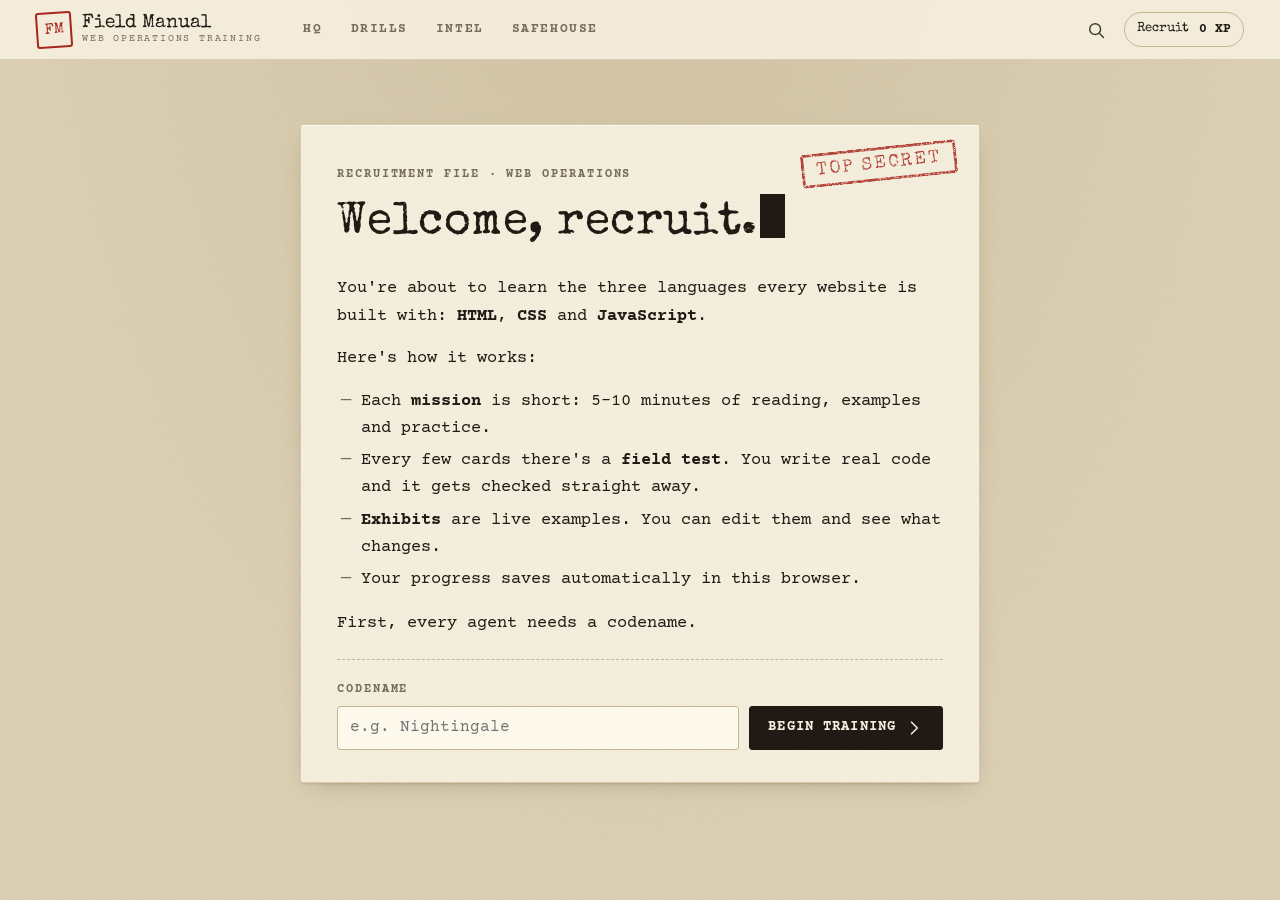
<file: index.html>
<!doctype html>
<html lang="en-GB">
<head>
<meta charset="utf-8">
<meta name="viewport" content="width=device-width, initial-scale=1, viewport-fit=cover">
<title>Field Manual · Web Operations Training</title>
<meta name="description" content="A private course in HTML, CSS and JavaScript: short missions, live examples and code that gets checked as you go.">
<meta name="robots" content="noindex">
<meta name="theme-color" content="#e7dcc3">
<link rel="manifest" href="manifest.webmanifest">
<link rel="icon" href="icon.svg" type="image/svg+xml">
<link rel="apple-touch-icon" href="icon-192.png">
<meta name="apple-mobile-web-app-capable" content="yes">
<meta name="apple-mobile-web-app-title" content="Field Manual">
<script>
  // Set the theme before first paint so there is no flash.
  try {
    var t = localStorage.getItem('fieldmanual.theme');
    if (!t) t = matchMedia('(prefers-color-scheme: dark)').matches ? 'night' : 'paper';
    document.documentElement.dataset.theme = t;
  } catch (e) {}
</script>
<link rel="preconnect" href="https://fonts.googleapis.com">
<link rel="preconnect" href="https://fonts.gstatic.com" crossorigin>
<link rel="stylesheet" href="https://fonts.googleapis.com/css2?family=Courier+Prime:ital,wght@0,400;0,700;1,400&family=JetBrains+Mono:wght@400;600&family=Special+Elite&display=swap">
<link rel="stylesheet" href="css/app.css">
</head>
<body>
<a class="skip" href="#view">Skip to content</a>

<header class="topbar">
  <div class="topbar-in">
    <a class="brand" href="#/" aria-label="Field Manual — HQ">
      <span class="brand-mark" aria-hidden="true">FM</span>
      <span class="brand-text">Field Manual<small>Web operations training</small></span>
    </a>
    <nav class="nav" aria-label="Main">
      <a href="#/" data-nav="hq">HQ</a>
      <a href="#/drills" data-nav="drills">Drills <b class="due" data-due hidden></b></a>
      <a href="#/intel" data-nav="intel">Intel</a>
      <a href="#/safehouse" data-nav="safehouse">Safehouse</a>
    </nav>
    <div class="topbar-right">
      <button type="button" class="icon-btn" id="search-btn" aria-label="Search missions (Ctrl+K)" title="Search (Ctrl+K)"><svg class="ic" viewBox="0 0 24 24" aria-hidden="true"><circle cx="11" cy="11" r="6.5"/><path d="M16 16l5 5"/></svg></button>
      <a class="xpchip" id="xpchip" href="#/settings" title="Your profile and settings"></a>
    </div>
  </div>
</header>

<main id="view" tabindex="-1"></main>

<nav class="tabbar" aria-label="Main">
  <a href="#/" data-nav="hq"><svg class="ic" viewBox="0 0 24 24" aria-hidden="true"><path d="M3 11l9-7 9 7v9a1 1 0 0 1-1 1h-5v-6h-6v6H4a1 1 0 0 1-1-1z"/></svg><span>HQ</span></a>
  <a href="#/drills" data-nav="drills"><svg class="ic" viewBox="0 0 24 24" aria-hidden="true"><circle cx="12" cy="12" r="8"/><circle cx="12" cy="12" r="4"/></svg><span>Drills</span><b class="due" data-due hidden></b></a>
  <a href="#/intel" data-nav="intel"><svg class="ic" viewBox="0 0 24 24" aria-hidden="true"><path d="M6 3h9l4 4v14H6z"/><path d="M15 3v4h4M9 12h7M9 16h7M9 8h3"/></svg><span>Intel</span></a>
  <a href="#/safehouse" data-nav="safehouse"><svg class="ic" viewBox="0 0 24 24" aria-hidden="true"><rect x="3" y="4" width="18" height="16" rx="1"/><circle cx="12" cy="12" r="3.5"/></svg><span>Safehouse</span></a>
  <a href="#/settings" data-nav="settings"><svg class="ic" viewBox="0 0 24 24" aria-hidden="true"><circle cx="12" cy="8" r="4"/><path d="M4 21c1-4.5 4.5-6.5 8-6.5s7 2 8 6.5"/></svg><span>Profile</span></a>
</nav>

<div id="toasts" class="toasts" aria-live="polite"></div>

<dialog id="palette" class="palette" aria-label="Search">
  <div class="pal-in">
    <input type="search" placeholder="Search missions, topics, pages…" aria-label="Search">
    <div class="pal-list"></div>
    <p class="pal-foot small muted"><kbd>↑</kbd><kbd>↓</kbd> to move · <kbd>Enter</kbd> to open · <kbd>Esc</kbd> to close</p>
  </div>
</dialog>

<noscript><p style="padding:24px">Field Manual needs JavaScript switched on.</p></noscript>

<script src="js/core.js"></script>
<script src="js/store.js"></script>
<script src="js/editor.js"></script>
<script src="js/runner.js"></script>
<script src="content/tracks.js"></script>
<script src="content/html.js"></script>
<script src="content/css.js"></script>
<script src="content/js-1.js"></script>
<script src="content/js-2.js"></script>
<script src="js/app.js"></script>
</body>
</html>
</file>
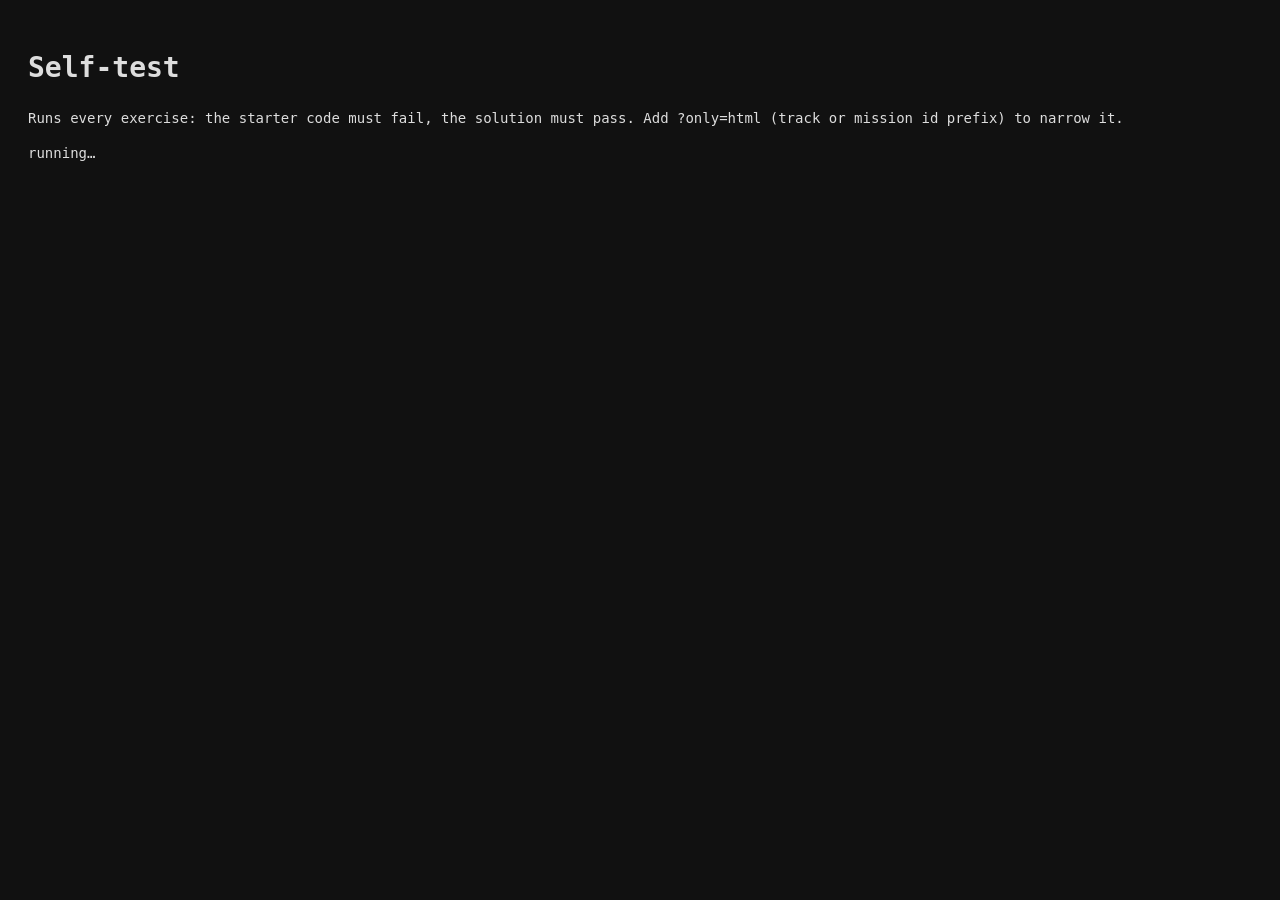
<file: tools/selftest.html>
<!doctype html>
<meta charset="utf-8">
<title>Field Manual · self-test</title>
<style>body{font:14px/1.5 ui-monospace,monospace;padding:20px;background:#111;color:#ddd}.bad{color:#ff7b6b}.ok{color:#8fd18f}</style>
<h1>Self-test</h1>
<p>Runs every exercise: the starter code must fail, the solution must pass. Add <code>?only=html</code> (track or mission id prefix) to narrow it.</p>
<pre id="out">running…</pre>
<script src="../js/core.js"></script>
<script src="../js/runner.js"></script>
<script src="../content/tracks.js"></script>
<script>
// Errors in the course files fire here, on the top window. Errors in learner
// code fire inside the preview iframe and are judged by the checks instead.
window.addEventListener('error', (e) => {
  window.__loadErrors = (window.__loadErrors || []).concat(e.message + (e.filename ? ' @ ' + e.filename.replace(/^.*\/content\//, 'content/') + ':' + e.lineno : ''));
});
(async function () {
  const params = new URLSearchParams(location.search);
  const files = (params.get('files') || 'html,css,js-1,js-2').split(',').filter(Boolean);
  for (const f of files) {
    await new Promise((res) => {
      const s = document.createElement('script');
      s.src = '../content/' + f + '.js';
      s.onload = res;
      s.onerror = () => { window.__loadErrors = (window.__loadErrors || []).concat('could not load ' + f + '.js'); res(); };
      document.body.appendChild(s);
    });
  }
  FM.finalize();
  const frame = document.createElement('iframe');
  frame.setAttribute('sandbox', 'allow-scripts allow-same-origin allow-modals allow-forms');
  frame.style.cssText = 'position:fixed;left:-10000px;top:0;width:800px;height:600px;border:0';
  document.body.appendChild(frame);

  const only = params.get('only');
  const problems = [];
  const stats = { missions: 0, steps: 0, tasks: 0, quizzes: 0, fills: 0, exhibits: 0, checks: 0 };
  const TYPES = new Set(['brief', 'exhibit', 'quiz', 'fill', 'task', 'debrief']);
  const pick = (s, over) => {
    const f = {};
    for (const k of ['html', 'css', 'js']) if (typeof s[k] === 'string') f[k] = s[k];
    if (over) for (const k of ['html', 'css', 'js']) if (typeof over[k] === 'string') f[k] = over[k];
    if (!Object.keys(f).length) f[s.mission.track.lang] = '';
    return f;
  };
  const seenIds = new Set();

  for (const m of FM.missions) {
    if (only && !(m.id.startsWith(only) || m.track.id === only)) continue;
    stats.missions++;
    const P = (i, msg) => problems.push(m.id + (i == null ? '' : ' · step ' + (i + 1)) + ': ' + msg);
    if (seenIds.has(m.id)) P(null, 'duplicate mission id');
    seenIds.add(m.id);
    if (!m.title) P(null, 'no title');
    if (!m.steps || !m.steps.length) { P(null, 'no steps'); continue; }
    if (!m.steps.some((s) => s.type === 'task')) P(null, 'no task step');
    if (m.steps[m.steps.length - 1].type !== 'debrief') P(null, 'last step should be a debrief');
    for (const s of m.steps) {
      stats.steps++;
      const i = s.index;
      if (!TYPES.has(s.type)) { P(i, 'unknown step type ' + s.type); continue; }
      try { if (s.body) FM.md(s.body); if (s.q) FM.md(s.q); if (s.explain) FM.md(s.explain); if (s.hint) FM.md(s.hint); } catch (e) { P(i, 'markdown failed: ' + e.message); }
      if (s.type === 'brief' && !s.body) P(i, 'brief without body');
      if (s.type === 'debrief' && !(Array.isArray(s.points) && s.points.length)) P(i, 'debrief without points');
      if (s.type === 'quiz') {
        stats.quizzes++;
        if (!s.q) P(i, 'quiz without q');
        if (!Array.isArray(s.options) || s.options.length < 2) P(i, 'quiz needs 2+ options');
        const ans = Array.isArray(s.answer) ? s.answer : [s.answer];
        if (!ans.length || ans.some((a) => !(Number.isInteger(a) && a >= 0 && a < (s.options || []).length))) P(i, 'quiz answer index out of range');
        if (new Set(s.options).size !== (s.options || []).length) P(i, 'duplicate quiz options');
        if (s.options && s.options.some((o) => /all of the above|none of the above|both of the above/i.test(o)) && s.shuffle !== false) P(i, '"all/none of the above" needs shuffle:false');
      }
      if (s.type === 'fill') {
        stats.fills++;
        if (!s.q || !s.code) P(i, 'fill needs q and code');
        const { answers } = FM.parseBlanks ? FM.parseBlanks(s.code) : { answers: (s.code.match(/\[\[(.+?)\]\]/g) || []).map((x) => x.slice(2, -2).split('|')) };
        if (!answers.length) P(i, 'fill has no [[blanks]]');
        if (s.options) for (const a of answers) if (!s.options.includes(a[0])) P(i, 'fill answer "' + a[0] + '" is missing from options');
      }
      if (s.type === 'exhibit') {
        stats.exhibits++;
        const r = await FM.check(frame, pick(s), [], {});
        if (r.errors.length && !s.expectError) P(i, 'exhibit throws: ' + r.errors[0]);
      }
      if (s.type === 'task') {
        stats.tasks++;
        if (!s.body) P(i, 'task without body');
        if (!Array.isArray(s.checks) || !s.checks.length) { P(i, 'task without checks'); continue; }
        stats.checks += s.checks.length;
        s.checks.forEach((c, k) => { if (!c.text || typeof c.test !== 'function') P(i, 'check ' + (k + 1) + ' needs text and test'); });
        if (!s.solution) { P(i, 'task without solution'); continue; }
        if (s.edit) for (const k of Object.keys(s.solution)) if (!s.edit.includes(k)) P(i, 'solution changes non-editable ' + k);
        const start = await FM.check(frame, pick(s), s.checks, { wait: s.wait, debug: true });
        if (start.passed && !s.starterPasses) P(i, 'starter code already passes every check');
        const sol = await FM.check(frame, pick(s, s.solution), s.checks, { wait: s.wait, debug: true });
        if (!sol.passed) {
          const bad = sol.results.map((r, k) => (r.ok ? null : '"' + s.checks[k].text + '"' + (r.msg ? ' (' + r.msg + ')' : ''))).filter(Boolean);
          P(i, 'solution fails: ' + bad.join('; '));
        }
        if (sol.errors.length && !s.expectError) P(i, 'solution throws: ' + sol.errors[0]);
      }
    }
  }
  const result = { stats, problems };
  window.__result = result;
  const out = document.getElementById('out');
  out.innerHTML = '<span class="' + (problems.length ? 'bad' : 'ok') + '">' + (problems.length ? problems.length + ' problem(s)' : 'All good') + '</span>\n' + JSON.stringify(stats) + '\n\n' + problems.map((p) => FM.esc(p)).join('\n');
})().catch((e) => { window.__result = { stats: {}, problems: ['self-test crashed: ' + e.stack] }; document.getElementById('out').textContent = e.stack; });
</script>
</file>
<file: css/app.css>
/* Field Manual — styles.
   Two themes on the same tokens: "paper" (typed dossier on a desk) and
   "night" (the same dossier under a desk lamp). */

/* ── tokens ────────────────────────────────────────────────────────────── */

:root,
:root[data-theme='paper'] {
  color-scheme: light;
  --desk: #ddd1b6;
  --desk-2: #d2c4a5;
  --sheet: #f7f1e1;
  --sheet-2: #efe7d3;
  --sheet-edge: #d8ccb0;
  --ink: #1f1b14;
  --ink-2: #463f33;
  --ink-3: #776d5c;
  --rule: #d4c7a9;
  --rule-2: #c3b492;
  --red: #a8271d;
  --red-soft: rgba(168, 39, 29, 0.09);
  --green: #2c6a36;
  --green-soft: rgba(44, 106, 54, 0.1);
  --amber: #93630c;
  --amber-soft: rgba(147, 99, 12, 0.12);
  --blue: #1f4f8e;
  --folder: #dcbb7f;
  --folder-2: #cfa962;
  --folder-ink: #3b2c12;
  --btn: #1f1b14;
  --btn-ink: #f7f1e1;
  --code-bg: #fcf8ec;
  --code-line: #e6dcc4;
  --term-bg: #16150f;
  --term-ink: #ddd6c2;
  --shadow: 0 1px 0 rgba(255, 255, 255, 0.6) inset, 0 1px 2px rgba(60, 45, 20, 0.12), 0 8px 24px -12px rgba(60, 45, 20, 0.35);
  --shadow-lift: 0 2px 4px rgba(60, 45, 20, 0.14), 0 18px 40px -18px rgba(60, 45, 20, 0.45);
  --grain-op: 0.5;

  --t-tag: #a8271d;
  --t-attr: #8a5800;
  --t-str: #2c6a36;
  --t-com: #8d8472;
  --t-kw: #1f4f8e;
  --t-fn: #7a3a9a;
  --t-num: #b0510b;
  --t-prop: #1f4f8e;
  --t-sel: #a8271d;
  --t-punc: #6f6758;
  --t-val: #2c6a36;
  --t-at: #7a3a9a;
}

:root[data-theme='night'] {
  color-scheme: dark;
  --desk: #0f0f0c;
  --desk-2: #16150f;
  --sheet: #1c1b16;
  --sheet-2: #23221b;
  --sheet-edge: #2e2c23;
  --ink: #ebe3cd;
  --ink-2: #c7bea7;
  --ink-3: #8d8572;
  --rule: #34322a;
  --rule-2: #464336;
  --red: #ff6e60;
  --red-soft: rgba(255, 110, 96, 0.12);
  --green: #84cf8f;
  --green-soft: rgba(132, 207, 143, 0.12);
  --amber: #eab550;
  --amber-soft: rgba(234, 181, 80, 0.13);
  --blue: #8db5ff;
  --folder: #3a3122;
  --folder-2: #4a3e29;
  --folder-ink: #f0dfb8;
  --btn: #ebe3cd;
  --btn-ink: #15140f;
  --code-bg: #131310;
  --code-line: #2a2922;
  --term-bg: #0b0b09;
  --term-ink: #ddd6c2;
  --shadow: 0 1px 0 rgba(255, 255, 255, 0.03) inset, 0 1px 2px rgba(0, 0, 0, 0.5), 0 10px 30px -14px rgba(0, 0, 0, 0.8);
  --shadow-lift: 0 2px 6px rgba(0, 0, 0, 0.5), 0 20px 44px -18px rgba(0, 0, 0, 0.9);
  --grain-op: 0.25;

  --t-tag: #ff8b7b;
  --t-attr: #e8b65c;
  --t-str: #9dd48d;
  --t-com: #7e7869;
  --t-kw: #8fb6ff;
  --t-fn: #d7a5ff;
  --t-num: #f4a45d;
  --t-prop: #8fb6ff;
  --t-sel: #ff8b7b;
  --t-punc: #a29a87;
  --t-val: #9dd48d;
  --t-at: #d7a5ff;
}

:root {
  --f-type: 'Special Elite', 'American Typewriter', 'Courier New', monospace;
  --f-body: 'Courier Prime', 'Courier New', Courier, monospace;
  --f-code: 'JetBrains Mono', ui-monospace, 'SF Mono', Menlo, Consolas, monospace;
  --code-size: 15px;
  --radius: 3px;
  --top-h: 60px;
  --grain: url("data:image/svg+xml,%3Csvg xmlns='http://www.w3.org/2000/svg' width='220' height='220'%3E%3Cfilter id='n'%3E%3CfeTurbulence type='fractalNoise' baseFrequency='.85' numOctaves='3' stitchTiles='stitch'/%3E%3CfeColorMatrix values='0 0 0 0 .35 0 0 0 0 .27 0 0 0 0 .15 0 0 0 .09 0'/%3E%3C/filter%3E%3Crect width='100%25' height='100%25' filter='url(%23n)'/%3E%3C/svg%3E");
  --rough: url("data:image/svg+xml,%3Csvg xmlns='http://www.w3.org/2000/svg' width='300' height='120'%3E%3Cfilter id='r'%3E%3CfeTurbulence type='fractalNoise' baseFrequency='.9' numOctaves='2' seed='4'/%3E%3CfeComponentTransfer%3E%3CfeFuncA type='discrete' tableValues='1 1 1 0 1 1 1 1 0 1'/%3E%3C/feComponentTransfer%3E%3C/filter%3E%3Crect width='100%25' height='100%25' filter='url(%23r)'/%3E%3C/svg%3E");
}

/* ── base ──────────────────────────────────────────────────────────────── */

*,
*::before,
*::after {
  box-sizing: border-box;
}

html {
  -webkit-text-size-adjust: 100%;
  scroll-padding-top: calc(var(--top-h) + 12px);
}

body {
  margin: 0;
  min-height: 100vh;
  background-color: var(--desk);
  background-image: var(--grain), radial-gradient(ellipse at 50% -20%, var(--desk-2), transparent 70%);
  background-attachment: fixed;
  color: var(--ink);
  font-family: var(--f-body);
  font-size: 17px;
  line-height: 1.6;
  -webkit-font-smoothing: antialiased;
  padding-bottom: env(safe-area-inset-bottom);
}

h1,
h2,
h3,
h4 {
  font-family: var(--f-type);
  font-weight: 400;
  line-height: 1.2;
  margin: 0 0 0.5em;
  letter-spacing: 0.01em;
}

a {
  color: inherit;
}

p {
  margin: 0 0 0.9em;
}

button,
input,
select,
textarea {
  font: inherit;
  color: inherit;
}

button {
  cursor: pointer;
}

[hidden] {
  display: none !important;
}

:focus-visible {
  outline: 2px dashed var(--red);
  outline-offset: 3px;
}

::selection {
  background: var(--amber-soft);
}

kbd {
  font-family: var(--f-code);
  font-size: 0.78em;
  padding: 0.05em 0.45em;
  border: 1px solid var(--rule-2);
  border-bottom-width: 2px;
  border-radius: 3px;
  background: var(--sheet-2);
  white-space: nowrap;
}

.skip {
  position: absolute;
  left: -9999px;
}
.skip:focus {
  left: 12px;
  top: 12px;
  z-index: 100;
  background: var(--sheet);
  padding: 8px 12px;
}

.ic {
  width: 20px;
  height: 20px;
  fill: none;
  stroke: currentColor;
  stroke-width: 1.8;
  stroke-linecap: round;
  stroke-linejoin: round;
  flex: none;
  vertical-align: -4px;
}
.ic.tiny {
  width: 15px;
  height: 15px;
  vertical-align: -2px;
}

.kicker {
  display: block;
  font-family: var(--f-body);
  font-size: 12px;
  font-weight: 700;
  letter-spacing: 0.16em;
  text-transform: uppercase;
  color: var(--ink-3);
  margin: 0 0 6px;
}

.small {
  font-size: 14px;
}
.muted {
  color: var(--ink-3);
}
.center {
  text-align: center;
  justify-content: center;
}
.big {
  font-size: 22px;
  font-family: var(--f-type);
}
.pad {
  padding: 12px 16px;
}
.row {
  display: flex;
  gap: 10px;
  flex-wrap: wrap;
  align-items: center;
}
.row.end {
  justify-content: flex-end;
  margin-top: 18px;
}
.link {
  background: none;
  border: 0;
  padding: 0;
  text-decoration: underline;
  text-underline-offset: 3px;
  color: var(--ink-2);
  font-size: 14px;
  display: inline-flex;
  gap: 5px;
  align-items: center;
}
.link:hover {
  color: var(--red);
}

/* ── paper sheets ──────────────────────────────────────────────────────── */

.sheet {
  position: relative;
  background-color: var(--sheet);
  background-image: var(--grain);
  border: 1px solid var(--sheet-edge);
  border-radius: var(--radius);
  box-shadow: var(--shadow);
}

/* ── buttons ───────────────────────────────────────────────────────────── */

.btn {
  display: inline-flex;
  align-items: center;
  justify-content: center;
  gap: 8px;
  min-height: 44px;
  padding: 0 18px;
  border: 1.5px solid var(--ink);
  border-radius: var(--radius);
  background: transparent;
  color: var(--ink);
  font-family: var(--f-body);
  font-weight: 700;
  font-size: 14px;
  letter-spacing: 0.08em;
  text-transform: uppercase;
  text-decoration: none;
  cursor: pointer;
  transition: transform 0.12s ease, box-shadow 0.12s ease, background 0.15s ease, opacity 0.15s;
  user-select: none;
  white-space: nowrap;
}
.btn:hover {
  transform: translateY(-1px);
  box-shadow: 0 3px 0 var(--rule-2);
}
.btn:active {
  transform: translateY(1px);
  box-shadow: none;
}
.btn.primary {
  background: var(--btn);
  color: var(--btn-ink);
  border-color: var(--btn);
}
.btn.primary:hover {
  box-shadow: 0 3px 0 var(--red);
}
.btn.ghost {
  border-color: var(--rule-2);
  color: var(--ink-2);
}
.btn.ghost:hover {
  border-color: var(--ink);
  color: var(--ink);
}
.btn.small {
  min-height: 36px;
  padding: 0 12px;
  font-size: 12px;
}
.btn.danger {
  border-color: var(--red);
  color: var(--red);
}
.btn.danger:hover {
  background: var(--red-soft);
}
.btn:disabled {
  opacity: 0.42;
  cursor: not-allowed;
  transform: none;
  box-shadow: none;
}
.btn.busy {
  opacity: 0.7;
}
.btn.busy .ic {
  animation: spin 0.8s linear infinite;
}

.icon-btn {
  display: grid;
  place-items: center;
  width: 40px;
  height: 40px;
  border: 1px solid transparent;
  border-radius: var(--radius);
  background: none;
  color: var(--ink-2);
}
.icon-btn:hover {
  border-color: var(--rule-2);
  color: var(--ink);
}

/* ── stamps ────────────────────────────────────────────────────────────── */

.stamp {
  display: inline-block;
  font-family: var(--f-type);
  text-transform: uppercase;
  letter-spacing: 0.12em;
  color: var(--red);
  border: 3px solid currentColor;
  border-radius: 4px;
  padding: 4px 12px 2px;
  transform: rotate(-6deg);
  opacity: 0.85;
  -webkit-mask-image: var(--rough);
  mask-image: var(--rough);
  -webkit-mask-size: 300px 120px;
  mask-size: 300px 120px;
  pointer-events: none;
  user-select: none;
  line-height: 1.2;
}
.stamp-top {
  position: absolute;
  top: 22px;
  right: 22px;
  font-size: 18px;
}
.stamp-corner {
  position: absolute;
  top: 18px;
  right: 18px;
  font-size: 14px;
}
.stamp-pass {
  color: var(--green);
  font-size: 26px;
  margin: 10px 0 0;
  animation: stamp 0.42s cubic-bezier(0.2, 1.6, 0.4, 1) both;
}
.stamp-pass.still {
  animation: none;
}
.stamp-big {
  font-size: clamp(24px, 6vw, 38px);
  margin: 6px 0 22px;
  animation: stamp 0.5s cubic-bezier(0.2, 1.6, 0.4, 1) both;
}
@keyframes stamp {
  0% {
    transform: rotate(-14deg) scale(2.2);
    opacity: 0;
  }
  60% {
    opacity: 0.95;
  }
  100% {
    transform: rotate(-6deg) scale(1);
    opacity: 0.85;
  }
}

.mini-stamp {
  display: inline-block;
  font-family: var(--f-type);
  font-weight: 400;
  font-size: 11px;
  letter-spacing: 0.12em;
  text-transform: uppercase;
  border: 1.5px solid currentColor;
  border-radius: 3px;
  padding: 1px 6px 0;
  color: var(--red);
  transform: rotate(-3deg);
  white-space: nowrap;
}
.mini-stamp.ok {
  color: var(--green);
}
.mini-stamp.warn {
  color: var(--amber);
}

/* typewriter caret */
.type {
  min-height: 1.2em;
}
.caret {
  display: inline-block;
  width: 0.55em;
  height: 0.95em;
  margin-left: 2px;
  background: currentColor;
  vertical-align: -0.1em;
  animation: blink 1s steps(1) infinite;
}
@keyframes blink {
  50% {
    opacity: 0;
  }
}
@keyframes spin {
  to {
    transform: rotate(360deg);
  }
}

/* ── top bar & tab bar ─────────────────────────────────────────────────── */

.topbar {
  position: sticky;
  top: 0;
  z-index: 20;
  height: var(--top-h);
  background: color-mix(in srgb, var(--sheet) 88%, transparent);
  -webkit-backdrop-filter: blur(10px);
  backdrop-filter: blur(10px);
  border-bottom: 1px solid var(--sheet-edge);
}
.topbar-in {
  max-width: 1240px;
  margin: 0 auto;
  height: 100%;
  padding: 0 16px;
  display: flex;
  align-items: center;
  gap: 18px;
}
.brand {
  display: flex;
  align-items: center;
  gap: 10px;
  text-decoration: none;
}
.brand-mark {
  display: grid;
  place-items: center;
  width: 36px;
  height: 36px;
  border: 2px solid var(--red);
  color: var(--red);
  font-family: var(--f-type);
  font-size: 15px;
  transform: rotate(-4deg);
  border-radius: 3px;
}
.brand-text {
  font-family: var(--f-type);
  font-size: 19px;
  line-height: 1.05;
}
.brand-text small {
  display: block;
  font-family: var(--f-body);
  font-size: 10px;
  letter-spacing: 0.18em;
  text-transform: uppercase;
  color: var(--ink-3);
}
.nav {
  display: flex;
  gap: 4px;
  margin-left: 12px;
}
.nav a {
  position: relative;
  padding: 8px 12px;
  text-decoration: none;
  font-size: 13px;
  font-weight: 700;
  letter-spacing: 0.12em;
  text-transform: uppercase;
  color: var(--ink-3);
  border-radius: var(--radius);
}
.nav a:hover {
  color: var(--ink);
}
.nav a.on {
  color: var(--ink);
}
.nav a.on::after {
  content: '';
  position: absolute;
  left: 12px;
  right: 12px;
  bottom: 2px;
  height: 2px;
  background: var(--red);
}
.due {
  display: inline-grid;
  place-items: center;
  min-width: 18px;
  height: 18px;
  padding: 0 4px;
  border-radius: 9px;
  background: var(--red);
  color: #fff;
  font-size: 11px;
  letter-spacing: 0;
  margin-left: 4px;
  vertical-align: 1px;
}
.due[hidden] {
  display: none;
}
.topbar-right {
  margin-left: auto;
  display: flex;
  align-items: center;
  gap: 8px;
}
.xpchip {
  display: flex;
  align-items: center;
  gap: 10px;
  padding: 6px 12px;
  border: 1px solid var(--rule-2);
  border-radius: 999px;
  text-decoration: none;
  font-size: 13px;
  white-space: nowrap;
}
.xpchip:hover {
  border-color: var(--ink);
}
.xc-rank {
  font-family: var(--f-type);
}
.xc-xp {
  font-weight: 700;
}
.xc-streak {
  color: var(--amber);
  font-weight: 700;
  display: inline-flex;
  gap: 2px;
  align-items: center;
}

.tabbar {
  display: none;
}

@media (max-width: 760px) {
  .nav,
  .brand-text small {
    display: none;
  }
  .xc-rank {
    display: none;
  }
  .tabbar {
    display: flex;
    position: fixed;
    left: 0;
    right: 0;
    bottom: 0;
    z-index: 20;
    background: color-mix(in srgb, var(--sheet) 94%, transparent);
    -webkit-backdrop-filter: blur(10px);
    backdrop-filter: blur(10px);
    border-top: 1px solid var(--sheet-edge);
    padding-bottom: env(safe-area-inset-bottom);
  }
  .tabbar a {
    position: relative;
    flex: 1;
    display: flex;
    flex-direction: column;
    align-items: center;
    gap: 2px;
    padding: 8px 0 7px;
    font-size: 10px;
    font-weight: 700;
    letter-spacing: 0.08em;
    text-transform: uppercase;
    text-decoration: none;
    color: var(--ink-3);
  }
  .tabbar a.on {
    color: var(--red);
  }
  .tabbar .due {
    position: absolute;
    top: 3px;
    left: calc(50% + 6px);
  }
  body {
    padding-bottom: calc(64px + env(safe-area-inset-bottom));
  }
  body[data-route='m'] .tabbar,
  body[data-route='recruit'] .tabbar {
    display: none;
  }
  body[data-route='m'],
  body[data-route='recruit'] {
    padding-bottom: env(safe-area-inset-bottom);
  }
}

/* ── page layout ───────────────────────────────────────────────────────── */

#view {
  max-width: 1240px;
  margin: 0 auto;
  padding: 28px 16px 56px;
  outline: none;
}
.narrow {
  max-width: 780px;
  margin: 0 auto;
}
.page-head {
  margin: 8px 0 22px;
}
.page-head h1 {
  font-size: clamp(30px, 5vw, 42px);
}
.lede {
  color: var(--ink-2);
  max-width: 62ch;
}
.section-title {
  font-size: 20px;
  margin: 30px 0 14px;
  display: flex;
  align-items: baseline;
  gap: 10px;
  flex-wrap: wrap;
}
.section-title span {
  font-family: var(--f-body);
  font-size: 12px;
  font-weight: 700;
  letter-spacing: 0.16em;
  text-transform: uppercase;
  color: var(--red);
}
.crumb {
  display: inline-flex;
  align-items: center;
  gap: 4px;
  font-size: 13px;
  font-weight: 700;
  letter-spacing: 0.1em;
  text-transform: uppercase;
  text-decoration: none;
  color: var(--ink-3);
  margin-bottom: 12px;
}
.crumb:hover {
  color: var(--red);
}

.bar {
  display: block;
  height: 8px;
  background: var(--sheet-2);
  border: 1px solid var(--rule);
  border-radius: 1px;
  overflow: hidden;
  margin: 10px 0 6px;
}
.bar i {
  display: block;
  height: 100%;
  background: repeating-linear-gradient(-45deg, var(--ink) 0 6px, var(--ink-2) 6px 12px);
  transition: width 0.6s ease;
}

.stats {
  display: grid;
  grid-template-columns: repeat(3, 1fr);
  gap: 8px;
  margin: 16px 0;
  text-align: center;
}
.stats div {
  border: 1px dashed var(--rule-2);
  padding: 10px 4px 8px;
  border-radius: var(--radius);
}
.stats b {
  display: block;
  font-family: var(--f-type);
  font-weight: 400;
  font-size: 24px;
  line-height: 1.1;
}
.stats span {
  font-size: 11px;
  letter-spacing: 0.1em;
  text-transform: uppercase;
  color: var(--ink-3);
}

/* ── recruit ───────────────────────────────────────────────────────────── */

.recruit {
  max-width: 680px;
  margin: 4vh auto 0;
  padding: 40px 36px 32px;
}
.recruit h1 {
  font-size: clamp(32px, 6vw, 46px);
  margin-top: 10px;
}
.recruit-form {
  margin-top: 22px;
  border-top: 1px dashed var(--rule-2);
  padding-top: 20px;
}
.recruit-form label {
  display: block;
  font-size: 12px;
  font-weight: 700;
  letter-spacing: 0.16em;
  text-transform: uppercase;
  color: var(--ink-3);
  margin-bottom: 6px;
}
.recruit-form input {
  flex: 1;
  min-width: 200px;
}
input:not([type='checkbox']):not([type='radio']):not([type='range']),
select {
  min-height: 44px;
  padding: 0 12px;
  border: 1.5px solid var(--rule-2);
  border-radius: var(--radius);
  background: var(--code-bg);
  font-family: var(--f-body);
  font-size: 16px;
}
input:focus,
select:focus {
  border-color: var(--ink);
  outline: none;
}

/* ── HQ ────────────────────────────────────────────────────────────────── */

.hq-hello h1 {
  font-size: clamp(28px, 4.6vw, 44px);
  margin-bottom: 18px;
}
.hq-grid {
  display: grid;
  grid-template-columns: minmax(0, 1fr) 340px;
  gap: 28px;
  align-items: start;
}
@media (max-width: 960px) {
  .hq-grid {
    grid-template-columns: 1fr;
  }
}
.assignment {
  display: grid;
  gap: 6px;
  padding: 26px 28px;
  text-decoration: none;
  transition: transform 0.18s ease, box-shadow 0.18s ease;
  border-left: 6px solid var(--red);
}
a.assignment:hover {
  transform: translateY(-2px) rotate(-0.15deg);
  box-shadow: var(--shadow-lift);
}
.as-title {
  font-family: var(--f-type);
  font-size: clamp(22px, 3.4vw, 30px);
  line-height: 1.2;
}
.as-meta {
  color: var(--ink-3);
  font-size: 14px;
}
.assignment .btn {
  justify-self: start;
  margin-top: 10px;
}

.dossiers {
  display: grid;
  grid-template-columns: repeat(auto-fill, minmax(230px, 1fr));
  gap: 22px 18px;
  padding-top: 14px;
}
.folder {
  position: relative;
  display: block;
  text-decoration: none;
  color: var(--folder-ink);
  transition: transform 0.2s ease;
}
.folder:hover {
  transform: translateY(-3px) rotate(-0.4deg);
}
.folder-tab {
  position: absolute;
  top: -22px;
  left: 0;
  height: 24px;
  padding: 2px 16px 0;
  background: var(--folder-2);
  border-radius: 6px 10px 0 0;
  font-family: var(--f-type);
  font-size: 13px;
  letter-spacing: 0.08em;
  text-transform: uppercase;
}
.folder-body {
  display: grid;
  gap: 4px;
  min-height: 210px;
  padding: 20px 20px 16px;
  background-color: var(--folder);
  background-image: var(--grain), linear-gradient(180deg, rgba(255, 255, 255, 0.12), transparent 40%);
  border-radius: 0 6px 6px 6px;
  box-shadow: var(--shadow);
}
.folder:hover .folder-body {
  box-shadow: var(--shadow-lift);
}
.folder .kicker {
  color: inherit;
  opacity: 0.7;
}
.folder-title {
  font-family: var(--f-type);
  font-size: 30px;
  line-height: 1.1;
}
.folder-tag {
  font-size: 14px;
  line-height: 1.45;
  opacity: 0.85;
}
.folder .bar {
  margin-top: auto;
  background: rgba(0, 0, 0, 0.1);
  border-color: rgba(0, 0, 0, 0.15);
}
.folder .bar i {
  background: repeating-linear-gradient(-45deg, var(--folder-ink) 0 6px, color-mix(in srgb, var(--folder-ink) 70%, transparent) 6px 12px);
}
.folder-meta {
  font-size: 12px;
  font-weight: 700;
  letter-spacing: 0.1em;
  text-transform: uppercase;
  display: flex;
  justify-content: space-between;
  align-items: center;
}

.hq-side {
  display: grid;
  gap: 14px;
}
.agent {
  padding: 22px;
}
.agent-top {
  display: flex;
  gap: 14px;
  align-items: center;
}
.badge {
  display: grid;
  place-items: center;
  width: 54px;
  height: 54px;
  flex: none;
  border-radius: 50%;
  border: 2px solid var(--ink);
  outline: 1px dashed var(--ink-3);
  outline-offset: 3px;
  font-family: var(--f-type);
  font-size: 24px;
}
.agent-name {
  display: block;
  font-family: var(--f-type);
  font-weight: 400;
  font-size: 22px;
  line-height: 1.1;
  word-break: break-word;
}
.agent-rank {
  font-size: 13px;
  color: var(--red);
  font-weight: 700;
  letter-spacing: 0.08em;
  text-transform: uppercase;
}
.agent .bar.xp {
  margin-top: 16px;
}
.dutylog {
  display: grid;
  grid-template-rows: repeat(7, 1fr);
  grid-auto-flow: column;
  gap: 3px;
}
.dutylog i {
  aspect-ratio: 1;
  border-radius: 2px;
  background: var(--sheet-2);
  border: 1px solid var(--rule);
}
.dutylog .dl1 {
  background: color-mix(in srgb, var(--red) 30%, var(--sheet));
}
.dutylog .dl2 {
  background: color-mix(in srgb, var(--red) 60%, var(--sheet));
}
.dutylog .dl3 {
  background: var(--red);
}
.dutylog .fut {
  opacity: 0.25;
}
.side-link {
  display: flex;
  gap: 14px;
  align-items: center;
  padding: 16px 18px;
  text-decoration: none;
  transition: transform 0.15s ease, box-shadow 0.15s ease;
}
.side-link:hover {
  transform: translateX(3px);
  box-shadow: var(--shadow-lift);
}
.side-link .ic {
  width: 28px;
  height: 28px;
  color: var(--red);
}
.side-link b {
  display: block;
  font-family: var(--f-type);
  font-weight: 400;
  font-size: 18px;
}
.side-link span span {
  font-size: 13px;
  color: var(--ink-3);
}

/* ── track ─────────────────────────────────────────────────────────────── */

.track {
  max-width: 860px;
  margin: 0 auto;
}
.track-head {
  padding: 30px 30px 26px;
}
.track-head h1 {
  font-size: clamp(30px, 5vw, 44px);
  padding-right: 110px;
}
.track-head .btn {
  margin-top: 12px;
}
.mlist {
  list-style: none;
  margin: 0;
  padding: 0;
  display: grid;
  gap: 8px;
}
.mrow {
  display: grid;
  grid-template-columns: 46px 1fr auto;
  gap: 12px;
  align-items: center;
  padding: 14px 18px;
  background: var(--sheet);
  background-image: var(--grain);
  border: 1px solid var(--sheet-edge);
  border-radius: var(--radius);
  text-decoration: none;
  transition: transform 0.15s ease, box-shadow 0.15s ease;
}
.mrow:hover {
  transform: translateX(4px);
  box-shadow: var(--shadow);
}
.mrow.next {
  border-left: 5px solid var(--red);
}
.mnum {
  font-family: var(--f-type);
  font-size: 22px;
  color: var(--ink-3);
}
.mrow.done .mnum {
  color: var(--green);
}
.mtitle {
  font-weight: 700;
  line-height: 1.35;
}
.mmeta {
  display: block;
  font-weight: 400;
  font-size: 13px;
  color: var(--ink-3);
}
.mmeta .ic {
  margin-right: 4px;
}

/* ── mission player ────────────────────────────────────────────────────── */

.mission {
  max-width: 800px;
  margin: 0 auto;
  transition: max-width 0.3s ease;
}
.mission.wide {
  max-width: 1320px;
}
.m-head {
  margin-bottom: 18px;
}
.m-title h1 {
  font-size: clamp(24px, 4vw, 34px);
  margin-bottom: 12px;
}
.dots {
  display: flex;
  flex-wrap: wrap;
  gap: 5px;
}
.dot {
  width: 22px;
  height: 8px;
  padding: 0;
  border: 1px solid var(--rule-2);
  background: var(--sheet-2);
  border-radius: 1px;
  transition: background 0.2s, transform 0.2s;
}
.dot.reach {
  background: var(--rule-2);
}
.dot.ok.reach {
  background: var(--ink-2);
  border-color: var(--ink-2);
}
.dot.d-task {
  width: 32px;
}
.dot.d-task.ok.reach {
  background: var(--green);
  border-color: var(--green);
}
.dot.cur {
  outline: 2px solid var(--red);
  outline-offset: 2px;
}
.dot:disabled {
  cursor: default;
}

.card {
  padding: 28px 30px 30px;
  margin-bottom: 18px;
}
@media (max-width: 560px) {
  .card {
    padding: 22px 18px 24px;
  }
}
.card-label {
  display: flex;
  justify-content: space-between;
  align-items: center;
  gap: 10px;
  margin: -6px 0 16px;
  padding-bottom: 10px;
  border-bottom: 1px dashed var(--rule-2);
  font-size: 12px;
  font-weight: 700;
  letter-spacing: 0.18em;
  text-transform: uppercase;
  color: var(--red);
}
.step-exhibit .card-label {
  color: var(--blue);
}
.step-debrief .card-label,
.step-brief .card-label {
  color: var(--ink-3);
}
.xp-tag {
  color: var(--ink-3);
  letter-spacing: 0.08em;
}
.card-title {
  font-size: clamp(22px, 3.4vw, 28px);
}
.enter-next {
  animation: slideNext 0.32s ease both;
}
.enter-prev {
  animation: slidePrev 0.32s ease both;
}
@keyframes slideNext {
  from {
    opacity: 0;
    transform: translateX(28px) rotate(0.6deg);
  }
}
@keyframes slidePrev {
  from {
    opacity: 0;
    transform: translateX(-28px) rotate(-0.6deg);
  }
}
.shake {
  animation: shake 0.38s ease;
}
@keyframes shake {
  20%,
  60% {
    transform: translateX(-6px);
  }
  40%,
  80% {
    transform: translateX(6px);
  }
}

.m-foot {
  position: sticky;
  bottom: 0;
  z-index: 10;
  margin: 0 -16px;
  padding: 12px 16px calc(12px + env(safe-area-inset-bottom));
  background: linear-gradient(to top, var(--desk) 65%, transparent);
}
.m-foot-in {
  max-width: 800px;
  margin: 0 auto;
  display: flex;
  align-items: center;
  gap: 12px;
}
.mission.wide .m-foot-in {
  max-width: 1320px;
}
.m-count {
  margin: 0 auto;
  font-size: 13px;
  font-weight: 700;
  letter-spacing: 0.1em;
  color: var(--ink-3);
}
.m-foot .btn.primary {
  min-width: 180px;
}
.m-foot .btn.primary.ready {
  animation: pulse 1.6s ease infinite;
}
@keyframes pulse {
  0%,
  100% {
    box-shadow: 0 0 0 0 color-mix(in srgb, var(--green) 55%, transparent);
  }
  50% {
    box-shadow: 0 0 0 7px transparent;
  }
}
@media (max-width: 560px) {
  .m-foot .btn.ghost span {
    display: none;
  }
  .m-foot .btn.primary {
    min-width: 0;
    flex: 1;
  }
  .m-count {
    display: none;
  }
}

/* ── prose ─────────────────────────────────────────────────────────────── */

.md {
  max-width: 68ch;
}
.md > :last-child {
  margin-bottom: 0;
}
.md ul,
.md ol {
  padding-left: 1.4em;
  margin: 0 0 1em;
}
.md li {
  margin: 0.3em 0;
}
.md ul li::marker {
  content: '— ';
  color: var(--ink-3);
}
.md strong {
  font-weight: 700;
}
.md h4 {
  font-size: 19px;
  margin: 1.4em 0 0.5em;
}
.md a {
  color: var(--blue);
}
code.icode {
  font-family: var(--f-code);
  font-size: 0.86em;
  padding: 0.08em 0.36em;
  background: var(--sheet-2);
  border: 1px solid var(--rule);
  border-radius: 3px;
  white-space: break-spaces;
  color: var(--ink);
}
.note {
  margin: 1.1em 0;
  padding: 14px 16px 14px 18px;
  border-left: 4px solid var(--amber);
  background: var(--amber-soft);
  border-radius: 0 var(--radius) var(--radius) 0;
}
.note.warn {
  border-left-color: var(--red);
  background: var(--red-soft);
}
.note.hint {
  border-left-color: var(--amber);
}
.note.solution {
  border-left-color: var(--green);
  background: var(--green-soft);
}
.note > :last-child {
  margin-bottom: 0;
}
.tbl {
  overflow-x: auto;
  margin: 0 0 1em;
}
.tbl table {
  border-collapse: collapse;
  font-size: 15px;
  min-width: 100%;
}
.tbl th,
.tbl td {
  text-align: left;
  vertical-align: top;
  padding: 7px 12px 7px 0;
  border-bottom: 1px dashed var(--rule-2);
}
.tbl th {
  font-size: 12px;
  letter-spacing: 0.12em;
  text-transform: uppercase;
  color: var(--ink-3);
}

pre.code {
  margin: 0 0 1em;
  padding: 14px 16px;
  background: var(--code-bg);
  border: 1px solid var(--code-line);
  border-left: 4px solid var(--rule-2);
  border-radius: var(--radius);
  overflow-x: auto;
  font-family: var(--f-code);
  font-size: calc(var(--code-size) - 1px);
  line-height: 1.6;
  tab-size: 2;
}
pre.code code {
  font-family: inherit;
}
pre.code,
code.icode,
.ed,
.blank,
.chip,
.wb-console {
  font-variant-ligatures: none;
  font-feature-settings: 'liga' 0, 'calt' 0;
}

/* tokens */
.t-tag,
.t-sel {
  color: var(--t-tag);
}
.t-attr {
  color: var(--t-attr);
}
.t-str,
.t-val {
  color: var(--t-str);
}
.t-com,
.t-doc {
  color: var(--t-com);
  font-style: italic;
}
.t-kw,
.t-at {
  color: var(--t-kw);
}
.t-at {
  color: var(--t-at);
}
.t-fn {
  color: var(--t-fn);
}
.t-num,
.t-ent {
  color: var(--t-num);
}
.t-prop {
  color: var(--t-prop);
}
.t-punc,
.t-op {
  color: var(--t-punc);
}

/* ── quiz & fill ───────────────────────────────────────────────────────── */

.q {
  font-size: 19px;
  margin-bottom: 16px;
}
.opts {
  display: grid;
  gap: 10px;
}
.opt {
  display: flex;
  align-items: center;
  gap: 14px;
  width: 100%;
  min-height: 52px;
  padding: 10px 14px;
  text-align: left;
  background: var(--code-bg);
  border: 1.5px solid var(--rule-2);
  border-radius: var(--radius);
  transition: border-color 0.15s, transform 0.12s, background 0.15s;
}
.opt:hover:not(:disabled) {
  border-color: var(--ink);
  transform: translateX(3px);
}
.opt-key {
  display: grid;
  place-items: center;
  flex: none;
  width: 28px;
  height: 28px;
  border: 1.5px solid var(--rule-2);
  border-radius: 2px;
  font-family: var(--f-type);
  font-size: 14px;
}
.opt.sel {
  border-color: var(--ink);
  background: var(--sheet-2);
}
.opt.sel .opt-key {
  background: var(--ink);
  border-color: var(--ink);
  color: var(--sheet);
}
.opt.wrong {
  border-color: var(--red);
  background: var(--red-soft);
}
.opt.wrong .opt-text {
  text-decoration: line-through;
  text-decoration-color: var(--red);
}
.opt.right {
  border-color: var(--green);
  background: var(--green-soft);
}
.opt.right .opt-key {
  background: var(--green);
  border-color: var(--green);
  color: var(--sheet);
}
.opt:disabled {
  cursor: default;
  color: inherit;
}
.q-actions {
  display: flex;
  gap: 10px;
  margin-top: 18px;
  flex-wrap: wrap;
}
.q-feedback:not(:empty) {
  margin-top: 16px;
}
.verdict {
  display: flex;
  align-items: center;
  gap: 8px;
  font-weight: 700;
  margin-bottom: 8px;
}
.verdict.ok {
  color: var(--green);
}
.verdict.bad {
  color: var(--red);
}
.verdict.shown {
  color: var(--amber);
}

.fill-code {
  font-size: var(--code-size);
  line-height: 2.1;
  white-space: pre-wrap;
}
.blank {
  min-height: 0 !important;
  height: 1.7em;
  padding: 0 4px !important;
  margin: 0 2px;
  border: 0 !important;
  border-bottom: 2px dashed var(--ink-3) !important;
  border-radius: 2px 2px 0 0 !important;
  background: var(--sheet-2) !important;
  font-family: var(--f-code) !important;
  font-size: inherit !important;
  color: var(--ink) !important;
  text-align: center;
  vertical-align: baseline;
}
.blank:focus {
  border-bottom-color: var(--ink) !important;
  background: var(--amber-soft) !important;
}
.blank.wrong {
  border-bottom-color: var(--red) !important;
  background: var(--red-soft) !important;
  color: var(--red) !important;
}
.blank.right {
  border-bottom: 2px solid var(--green) !important;
  background: var(--green-soft) !important;
  color: var(--green) !important;
}
.bank {
  display: flex;
  flex-wrap: wrap;
  gap: 8px;
  margin-top: 4px;
}
.chip {
  min-height: 40px;
  padding: 0 14px;
  border: 1.5px solid var(--rule-2);
  border-bottom-width: 3px;
  border-radius: var(--radius);
  background: var(--code-bg);
  font-family: var(--f-code);
  font-size: 15px;
}
.chip:hover {
  border-color: var(--ink);
}
.chip:active {
  transform: translateY(2px);
  border-bottom-width: 1.5px;
}

/* ── debrief & intel ───────────────────────────────────────────────────── */

.points {
  list-style: none;
  padding: 0;
  margin: 0;
  display: grid;
  gap: 10px;
}
.points li {
  position: relative;
  padding-left: 28px;
}
.points li::before {
  content: '';
  position: absolute;
  left: 2px;
  top: 0.42em;
  width: 13px;
  height: 13px;
  border: 1.5px solid var(--green);
  border-radius: 2px;
  background: linear-gradient(45deg, transparent 44%, var(--green) 44% 56%, transparent 56%), linear-gradient(-45deg, transparent 44%, var(--green) 44% 56%, transparent 56%);
}
.debrief .points li::before {
  background: none;
}
.debrief .points li::after {
  content: '';
  position: absolute;
  left: 6px;
  top: calc(0.42em + 2px);
  width: 4px;
  height: 7px;
  border: solid var(--green);
  border-width: 0 2px 2px 0;
  transform: rotate(45deg);
}
.intel-file {
  padding: 18px 20px;
  margin-bottom: 10px;
  background: var(--sheet);
  background-image: var(--grain);
  border: 1px solid var(--sheet-edge);
  border-radius: var(--radius);
}
.intel-file h3 {
  font-size: 18px;
  display: flex;
  gap: 10px;
  align-items: center;
  flex-wrap: wrap;
}
.intel-file h3 a {
  text-decoration: none;
}
.intel-file h3 a:hover {
  color: var(--red);
}
.intel-file .points li::before {
  background: none;
  border-color: var(--ink-3);
  width: 7px;
  height: 7px;
  top: 0.62em;
  border-radius: 50%;
}
.intel-file.locked h3 {
  color: var(--ink-3);
}
.redact {
  display: block;
  height: 14px;
  margin: 10px 0;
  background: var(--ink);
  opacity: 0.85;
  border-radius: 1px;
  -webkit-mask-image: var(--rough);
  mask-image: var(--rough);
  -webkit-mask-size: 300px 60px;
  mask-size: 300px 60px;
}
.search {
  width: 100%;
  margin-top: 10px;
}

/* ── task ──────────────────────────────────────────────────────────────── */

.task {
  display: grid;
  grid-template-columns: minmax(280px, 380px) minmax(0, 1fr);
  grid-template-areas: 'brief bench' 'brief actions';
  grid-template-rows: auto 1fr;
  gap: 16px 26px;
}
.task-brief {
  grid-area: brief;
}
.task-bench {
  grid-area: bench;
  container-type: inline-size;
  min-width: 0;
}
.task-actions {
  grid-area: actions;
  display: flex;
  gap: 8px;
  flex-wrap: wrap;
  align-items: flex-start;
}
.task-actions .check-btn {
  margin-left: auto;
}
@media (max-width: 1020px) {
  .task {
    grid-template-columns: 1fr;
    grid-template-areas: 'brief' 'bench' 'actions';
  }
}
@media (max-width: 560px) {
  .task-actions .check-btn {
    width: 100%;
    order: -1;
  }
}
.checks-box {
  margin-top: 18px;
  padding: 14px 16px;
  border: 1px dashed var(--rule-2);
  border-radius: var(--radius);
  background: var(--code-bg);
}
.checks {
  list-style: none;
  padding: 0;
  margin: 0;
  display: grid;
  gap: 9px;
  font-size: 15px;
}
.checks li {
  display: flex;
  gap: 10px;
  align-items: flex-start;
  line-height: 1.45;
}
.ck {
  display: grid;
  place-items: center;
  flex: none;
  width: 20px;
  height: 20px;
  margin-top: 1px;
  border: 1.5px solid var(--rule-2);
  border-radius: 2px;
  color: transparent;
  transition: all 0.2s;
}
.checks li[data-state='run'] .ck {
  border-style: dashed;
  border-color: var(--ink-3);
  animation: spin 1.2s linear infinite;
}
.checks li[data-state='ok'] .ck {
  border-color: var(--green);
  background: var(--green);
  color: var(--sheet);
}
.checks li[data-state='ok'] .ck-text {
  color: var(--ink-2);
}
.checks li[data-state='fail'] .ck {
  border-color: var(--red);
  background: var(--red-soft);
}
.checks li[data-state='fail'] .ck::after {
  content: '×';
  color: var(--red);
  font-weight: 700;
  line-height: 1;
  margin-top: -2px;
}
.checks li[data-state='fail'] .ck .ic {
  display: none;
}
.ck-msg {
  display: block;
  font-size: 13.5px;
  color: var(--red);
}
.ck-msg:empty {
  display: none;
}
.task-verdict:not(:empty) {
  margin-top: 12px;
}
.task-verdict .verdict {
  font-size: 14.5px;
}
.err-box {
  margin-bottom: 10px;
  padding: 10px 12px;
  border: 1px solid var(--red);
  background: var(--red-soft);
  border-radius: var(--radius);
  font-family: var(--f-code);
  font-size: 13px;
  color: var(--red);
  word-break: break-word;
}
.err-box b {
  font-family: var(--f-body);
}
.task-help .note pre.code {
  background: var(--code-bg);
}

/* ── workbench ─────────────────────────────────────────────────────────── */

.exhibit-host {
  container-type: inline-size;
  margin: 16px 0 8px;
}
.ex-tools {
  display: flex;
  gap: 18px;
  justify-content: flex-end;
  margin-bottom: 12px;
}
.wb {
  display: grid;
  grid-template-columns: 1fr;
  gap: 12px;
}
@container (min-width: 700px) {
  .wb:not(.wb-compact) {
    grid-template-columns: minmax(0, 1.3fr) minmax(0, 1fr);
  }
  .wb:not(.wb-compact) .wb-panes {
    height: 420px;
    max-height: none;
  }
  .wb:not(.wb-compact) .wb-out {
    height: 100%;
  }
  .wb:not(.wb-compact):not(.wb-nopage) .wb-frame-wrap {
    flex: 1;
  }
  .wb:not(.wb-compact):not(.wb-nopage) .wb-frame {
    height: 100%;
    min-height: 300px;
  }
}
.wb-code {
  min-width: 0;
  border: 1px solid var(--code-line);
  border-radius: var(--radius);
  background: var(--code-bg);
  overflow: hidden;
  display: flex;
  flex-direction: column;
}
.wb-tabs {
  display: flex;
  gap: 0;
  border-bottom: 1px solid var(--code-line);
  background: var(--sheet-2);
}
.wb-tabs.single .wb-tab {
  pointer-events: none;
}
.wb-tab {
  display: inline-flex;
  align-items: center;
  gap: 5px;
  padding: 8px 16px 7px;
  border: 0;
  border-right: 1px solid var(--code-line);
  background: transparent;
  font-family: var(--f-code);
  font-size: 12px;
  font-weight: 600;
  letter-spacing: 0.06em;
  color: var(--ink-3);
}
.wb-tab[aria-selected='true'] {
  background: var(--code-bg);
  color: var(--ink);
  box-shadow: inset 0 2px 0 var(--red);
  margin-bottom: -1px;
}
.wb-tab .ic {
  opacity: 0.7;
}
.wb-panes {
  position: relative;
  max-height: 58vh;
  min-height: 150px;
  overflow: auto;
  flex: 1;
}
.wb-compact .wb-panes {
  max-height: 46vh;
  min-height: 0;
}

.ed {
  display: grid;
  min-height: 100%;
  font-family: var(--f-code);
  font-size: var(--code-size);
  line-height: 1.6;
  tab-size: 2;
}
.ed > * {
  grid-area: 1 / 1;
  margin: 0;
  padding: 14px 16px 18px;
  border: 0;
  font: inherit;
  line-height: inherit;
  letter-spacing: normal;
  white-space: pre;
  overflow-wrap: normal;
  word-break: normal;
  tab-size: 2;
  min-width: 0;
}
.ed {
  width: max-content;
  min-width: 100%;
}
:root.wrap-code .ed {
  width: auto;
}
:root.wrap-code .ed > * {
  white-space: pre-wrap;
  overflow-wrap: anywhere;
}
.ed-hl {
  pointer-events: none;
  color: var(--ink);
  min-height: 120px;
}
.wb-compact .ed-hl {
  min-height: 0;
}
.ed-hl code {
  font: inherit;
}
.ed-ta {
  resize: none;
  overflow: hidden;
  background: transparent;
  color: transparent;
  caret-color: var(--red);
  outline: none;
  -webkit-text-fill-color: transparent;
}
.ed-ta::selection {
  background: color-mix(in srgb, var(--blue) 25%, transparent);
  -webkit-text-fill-color: transparent;
}
.ed-ro {
  opacity: 0.85;
}
.ed-ro .ed-ta {
  caret-color: transparent;
  cursor: default;
}

.symbar {
  display: flex;
  gap: 4px;
  overflow-x: auto;
  padding: 6px;
  border-top: 1px solid var(--code-line);
  background: var(--sheet-2);
  scrollbar-width: none;
}
.symbar button {
  flex: none;
  min-width: 38px;
  height: 36px;
  border: 1px solid var(--rule-2);
  border-bottom-width: 2px;
  border-radius: 3px;
  background: var(--code-bg);
  font-family: var(--f-code);
  font-size: 15px;
}

.wb-out {
  min-width: 0;
  display: flex;
  flex-direction: column;
  gap: 0;
}
.wb-out-head {
  display: flex;
  justify-content: space-between;
  align-items: center;
  min-height: 34px;
  padding: 0 2px 6px;
}
.wb-out-label {
  display: inline-flex;
  align-items: center;
  gap: 6px;
  font-size: 12px;
  font-weight: 700;
  letter-spacing: 0.16em;
  text-transform: uppercase;
  color: var(--ink-3);
}
.wb-frame-wrap {
  border: 1px solid var(--code-line);
  border-radius: var(--radius);
  overflow: hidden;
  background: #fff;
  box-shadow: 0 1px 0 var(--sheet-edge);
  resize: vertical;
}
.wb-frame {
  display: block;
  width: 100%;
  height: 260px;
  border: 0;
  background: #fff;
  margin: 0 auto;
}
.wb-hidden {
  position: absolute;
  width: 1px;
  height: 1px;
  opacity: 0;
  pointer-events: none;
  left: -9999px;
}
.wb-console {
  margin-top: 8px;
  border-radius: var(--radius);
  background: var(--term-bg);
  color: var(--term-ink);
  font-family: var(--f-code);
  font-size: 13.5px;
  overflow: hidden;
}
.wb-nopage .wb-console {
  margin-top: 0;
  flex: 1;
  min-height: 160px;
  display: flex;
  flex-direction: column;
}
.wb-console.collapsed .wb-console-body {
  display: none;
}
.wb-console-head {
  display: flex;
  align-items: center;
  gap: 6px;
  padding: 6px 10px;
  font-size: 11px;
  letter-spacing: 0.14em;
  text-transform: uppercase;
  color: #8d8572;
  border-bottom: 1px solid #23221c;
}
.wb-console.collapsed .wb-console-head {
  border-bottom: 0;
}
.wb-console-head .link {
  margin-left: auto;
  color: #8d8572;
  font-size: 11px;
  text-transform: lowercase;
  letter-spacing: 0.04em;
}
.wb-console-count:not(:empty) {
  background: #2c2b24;
  border-radius: 8px;
  padding: 0 6px;
  color: var(--term-ink);
}
.wb-console-body {
  max-height: 220px;
  overflow: auto;
  padding: 6px 0;
}
.wb-nopage .wb-console-body {
  flex: 1;
  max-height: 420px;
}
.cl {
  padding: 2px 12px 2px 26px;
  position: relative;
  white-space: pre-wrap;
  word-break: break-word;
}
.cl::before {
  content: '›';
  position: absolute;
  left: 11px;
  color: #6f6a5b;
}
.cl-error {
  color: #ff8a7d;
  background: rgba(255, 90, 70, 0.08);
}
.cl-error::before {
  content: '✕';
  color: #ff8a7d;
  font-size: 11px;
  top: 4px;
}
.cl-warn {
  color: #f0c060;
}
.cl-info,
.cl-muted {
  color: #8d8572;
  font-style: italic;
}
.cl-alert {
  color: #9ec7ff;
}

/* ── safehouse ─────────────────────────────────────────────────────────── */

.safehouse {
  container-type: inline-size;
}
.sh-head {
  display: flex;
  gap: 16px;
  align-items: flex-end;
  justify-content: space-between;
  flex-wrap: wrap;
  margin-bottom: 16px;
}
.sh-name {
  font-family: var(--f-type) !important;
  font-size: 26px !important;
  background: transparent !important;
  border-color: transparent !important;
  padding: 0 6px !important;
  margin-left: -6px;
  max-width: 100%;
}
.sh-name:hover,
.sh-name:focus {
  border-color: var(--rule-2) !important;
}
.sh-tools {
  display: flex;
  gap: 6px;
  flex-wrap: wrap;
  align-items: center;
}
.sh-pick {
  min-height: 36px !important;
  font-size: 14px !important;
  max-width: 220px;
}
.safehouse .wb-panes {
  height: 60vh;
  max-height: none;
}
@container (min-width: 700px) {
  .safehouse .wb .wb-panes {
    height: 64vh;
  }
}
.safehouse .wb-frame {
  height: 50vh;
}
.safehouse > .small {
  margin-top: 14px;
}

/* ── forms / settings ──────────────────────────────────────────────────── */

.form {
  padding: 22px 24px;
  margin-bottom: 16px;
  display: grid;
  gap: 18px;
}
.form .section-title {
  margin: 0;
}
.form p {
  margin: 0;
}
.field {
  display: grid;
  gap: 6px;
  border: 0;
  padding: 0;
  margin: 0;
}
.field > span,
.field legend {
  font-size: 12px;
  font-weight: 700;
  letter-spacing: 0.14em;
  text-transform: uppercase;
  color: var(--ink-3);
  display: flex;
  justify-content: space-between;
  padding: 0;
  margin-bottom: 6px;
}
.field.check {
  grid-template-columns: auto 1fr;
  align-items: start;
  gap: 12px;
}
.field.check > span {
  text-transform: none;
  letter-spacing: 0;
  font-size: 16px;
  color: var(--ink);
  font-weight: 700;
  display: block;
}
.field.check small {
  display: block;
  font-weight: 400;
  color: var(--ink-3);
  font-size: 14px;
}
.field input[type='checkbox'] {
  width: 20px;
  height: 20px;
  margin-top: 3px;
  accent-color: var(--red);
}
.field input[type='range'] {
  accent-color: var(--red);
}
.seg {
  display: flex;
  flex-wrap: wrap;
  border: 1.5px solid var(--rule-2);
  border-radius: var(--radius);
  overflow: hidden;
  width: fit-content;
}
.seg label {
  position: relative;
}
.seg input {
  position: absolute;
  opacity: 0;
}
.seg span {
  display: block;
  padding: 9px 16px;
  font-size: 14px;
  cursor: pointer;
  border-right: 1px solid var(--rule-2);
}
.seg label:last-child span {
  border-right: 0;
}
.seg input:checked + span {
  background: var(--btn);
  color: var(--btn-ink);
}
.seg input:focus-visible + span {
  outline: 2px dashed var(--red);
  outline-offset: -4px;
}
.danger-zone {
  border-color: var(--red);
  border-style: dashed;
}

/* ── dialogs ───────────────────────────────────────────────────────────── */

dialog {
  color: var(--ink);
}
dialog::backdrop {
  background: rgba(20, 16, 10, 0.55);
  -webkit-backdrop-filter: blur(3px);
  backdrop-filter: blur(3px);
}
.modal {
  width: min(520px, calc(100vw - 32px));
  padding: 26px 26px 22px;
  border: 1px solid var(--sheet-edge);
  border-radius: var(--radius);
  background: var(--sheet);
  background-image: var(--grain);
  box-shadow: var(--shadow-lift);
}
.modal[open] {
  animation: pop 0.22s ease both;
}
@keyframes pop {
  from {
    opacity: 0;
    transform: translateY(10px) scale(0.98);
  }
}
.modal h3 {
  font-size: 22px;
}
.modal-actions {
  display: flex;
  gap: 10px;
  justify-content: flex-end;
  flex-wrap: wrap;
  margin-top: 20px;
}
.complete {
  width: min(600px, calc(100vw - 32px));
  text-align: center;
  padding: 32px 26px 26px;
}
.complete h2 {
  font-size: clamp(24px, 4vw, 32px);
}
.complete .modal-actions {
  justify-content: center;
}
.complete .btn.primary {
  white-space: normal;
  text-align: left;
  min-height: 44px;
  padding-top: 8px;
  padding-bottom: 8px;
}

.palette {
  width: min(620px, calc(100vw - 24px));
  margin-top: 10vh;
  padding: 0;
  border: 1px solid var(--sheet-edge);
  border-radius: var(--radius);
  background: var(--sheet);
  box-shadow: var(--shadow-lift);
}
.pal-in input {
  width: 100%;
  border: 0 !important;
  border-bottom: 1px solid var(--rule) !important;
  border-radius: 0 !important;
  min-height: 56px !important;
  padding: 0 18px !important;
  font-size: 18px !important;
  background: transparent !important;
}
.pal-list {
  max-height: 55vh;
  overflow: auto;
  padding: 6px;
}
.pal-item {
  display: flex;
  justify-content: space-between;
  gap: 14px;
  padding: 10px 12px;
  border-radius: var(--radius);
  text-decoration: none;
}
.pal-item small {
  color: var(--ink-3);
  text-align: right;
  font-size: 13px;
}
.pal-item.sel,
.pal-item:hover {
  background: var(--sheet-2);
  box-shadow: inset 3px 0 0 var(--red);
}
.pal-foot {
  margin: 0;
  padding: 8px 16px;
  border-top: 1px solid var(--rule);
  display: flex;
  gap: 6px;
  align-items: center;
}

/* ── toasts ────────────────────────────────────────────────────────────── */

.toasts {
  position: fixed;
  z-index: 50;
  right: 16px;
  top: calc(var(--top-h) + 12px);
  display: grid;
  gap: 8px;
  justify-items: end;
  pointer-events: none;
  width: max-content;
  max-width: calc(100vw - 32px);
}
.toast {
  padding: 10px 16px;
  background: var(--btn);
  color: var(--btn-ink);
  border-radius: var(--radius);
  font-size: 14px;
  box-shadow: var(--shadow-lift);
  opacity: 0;
  transform: translateY(10px);
  transition: all 0.3s ease;
}
.toast.in {
  opacity: 1;
  transform: none;
}
.toast.xp {
  background: var(--green);
  color: #fff;
  font-family: var(--f-type);
  letter-spacing: 0.06em;
}

/* ── drills ────────────────────────────────────────────────────────────── */

.drill-start {
  padding: 24px;
}
.drill-start .stats {
  margin-top: 0;
}

/* ── reduced motion ────────────────────────────────────────────────────── */

@media (prefers-reduced-motion: reduce) {
  *,
  *::before,
  *::after {
    animation-duration: 0.01ms !important;
    animation-iteration-count: 1 !important;
    transition-duration: 0.01ms !important;
  }
}
.no-motion *,
.no-motion *::before,
.no-motion *::after {
  animation-duration: 0.01ms !important;
  animation-iteration-count: 1 !important;
  transition-duration: 0.01ms !important;
}

/* keep property names whole inside reference tables */
.tbl code.icode {
  white-space: nowrap;
}
</file>
